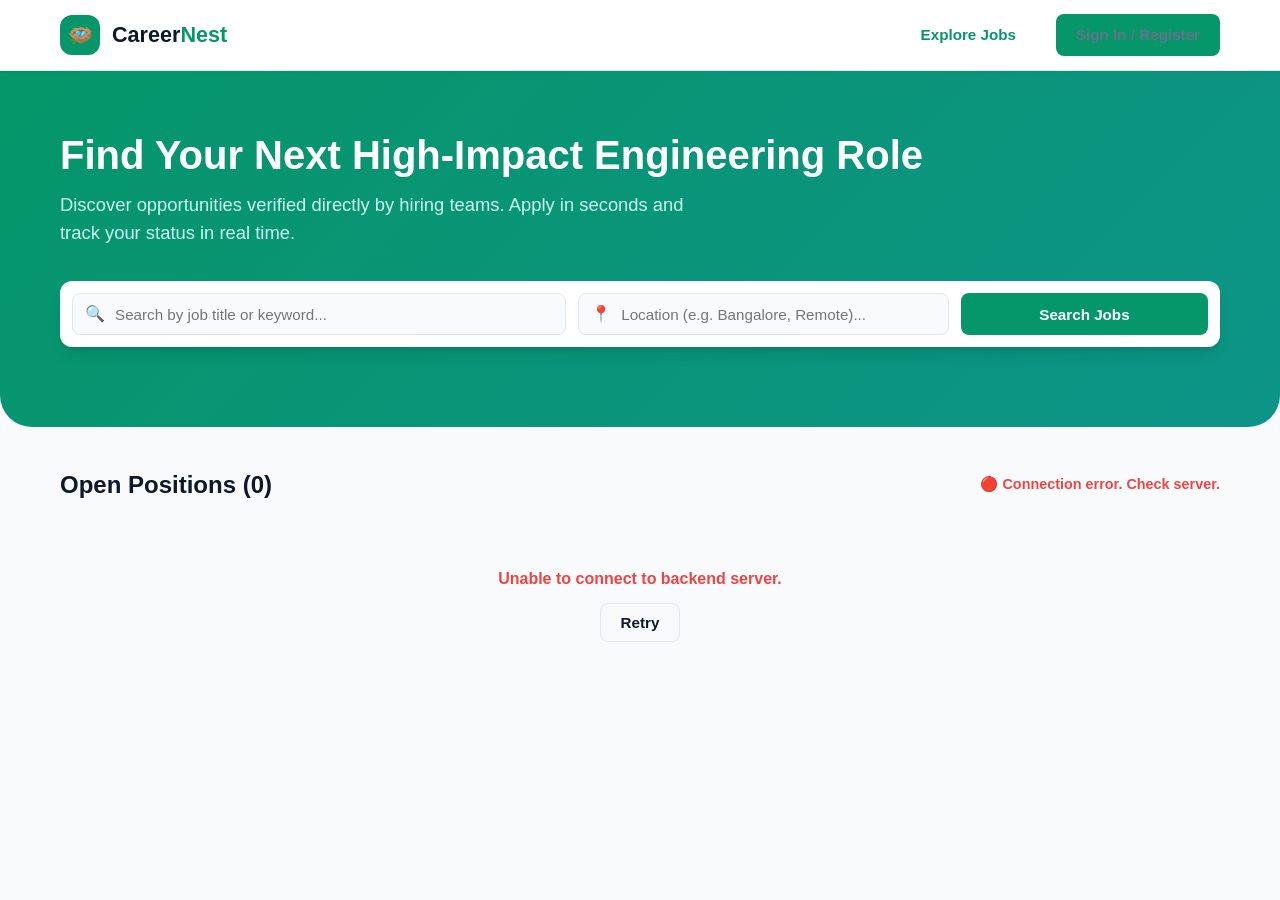
<file: careernest-frontend/index.html>
<!DOCTYPE html>
<html lang="en">
<head>
    <meta charset="UTF-8">
    <meta name="viewport" content="width=device-width, initial-scale=1.0">
    <title>CareerNest - Find Your Next Engineering Opportunity</title>
    <link rel="stylesheet" href="style.css">
</head>
<body>

<!-- Top Navigation -->
<header class="navbar">
    <div class="container nav-content">
        <a href="index.html" class="brand">
            <div class="brand-icon">🪺</div>
            <div>Career<span>Nest</span></div>
        </a>
        <nav class="nav-links" id="navLinks">
            <a href="index.html" class="active">Explore Jobs</a>
            <!-- Dynamic links populated by app.js based on role -->
            <span id="roleSpecificLinks"></span>
            <span id="authNavContainer">
          <a href="auth.html" id="authNavBtn" class="btn btn-primary">Sign In / Register</a>
        </span>
        </nav>
    </div>
</header>

<!-- Hero & Search Section -->
<section class="hero-section">
    <div class="container">
        <h1 class="hero-title">Find Your Next High-Impact Engineering Role</h1>
        <p class="hero-subtitle">Discover opportunities verified directly by hiring teams. Apply in seconds and track your status in real time.</p>

        <!-- Search Bar Form -->
        <form class="search-box" id="searchForm">
            <div class="input-group">
                <span>🔍</span>
                <input type="text" id="searchInput" placeholder="Search by job title or keyword..." aria-label="Search by job title or keyword">
            </div>
            <div class="input-group">
                <span>📍</span>
                <input type="text" id="locationInput" placeholder="Location (e.g. Bangalore, Remote)..." aria-label="Location">
            </div>
            <button type="submit" class="btn btn-primary">Search Jobs</button>
        </form>
    </div>
</section>

<!-- Main Content: Job Listings Grid -->
<main class="container">
    <div class="section-header">
        <h2 class="section-title">Open Positions (<span id="jobCount">0</span>)</h2>
        <span id="syncStatus" style="font-size: 0.9rem; font-weight: 600;">Connecting to Backend...</span>
    </div>

    <!-- Jobs are dynamically injected here by app.js -->
    <section class="jobs-grid" id="jobsContainer"></section>
</main>

<!-- Easy Apply Modal Popup -->
<div class="modal-overlay" id="applyModal">
    <div class="modal-card">
        <div class="modal-header">
            <div>
                <h3 style="font-size: 1.25rem; font-weight: 700;" id="modalJobTitle">Apply for Job</h3>
                <p style="color: var(--text-muted); font-size: 0.9rem;" id="modalCompanyName">Company Name</p>
            </div>
            <button class="close-btn" id="closeModalBtn" aria-label="Close dialog">&times;</button>
        </div>

        <form id="applyForm">
            <input type="hidden" id="applyJobId">
            <div class="form-group">
                <label for="applicantName">Full Name</label>
                <input type="text" id="applicantName" class="form-control" placeholder="e.g. Siva Prasad" required>
            </div>
            <div class="form-group">
                <label for="applicantEmail">Email Address</label>
                <input type="email" id="applicantEmail" class="form-control" placeholder="name@example.com" required>
            </div>
            <div class="form-group">
                <label for="applicantPhone">Phone Number (for Twilio SMS status alerts)</label>
                <input type="tel" id="applicantPhone" class="form-control" placeholder="+919876543210" required>
            </div>
            <div class="form-group">
                <label for="resumeLink">Resume Link (Google Drive / GitHub)</label>
                <input type="url" id="resumeLink" class="form-control" placeholder="https://drive.google.com/..." required>
            </div>
            <div style="display: flex; justify-content: flex-end; gap: 12px; margin-top: 24px;">
                <button type="button" class="btn btn-outline" id="cancelModalBtn">Cancel</button>
                <button type="submit" id="submitApplyBtn" class="btn btn-primary">Submit Application</button>
            </div>
        </form>
    </div>
</div>

<!-- "My Applications" Modal for Job Seekers -->
<div class="modal-overlay" id="myAppsModal">
    <div class="modal-card" style="max-width: 650px;">
        <div class="modal-header">
            <h3 style="font-size: 1.25rem; font-weight: 700;">My Job Applications</h3>
            <button class="close-btn" id="closeMyAppsBtn" aria-label="Close dialog">&times;</button>
        </div>
        <div id="myAppsContent" style="max-height: 400px; overflow-y: auto;">
            <p style="text-align: center; color: var(--text-muted); padding: 20px;">Loading your applications...</p>
        </div>
        <div style="display: flex; justify-content: flex-end; margin-top: 20px;">
            <button class="btn btn-outline" id="closeMyAppsBottomBtn">Close</button>
        </div>
    </div>
</div>

<!-- Central API Client & Page Logic -->
<script src="api.js"></script>
<script src="app.js"></script>

</body>
</html>
</file>
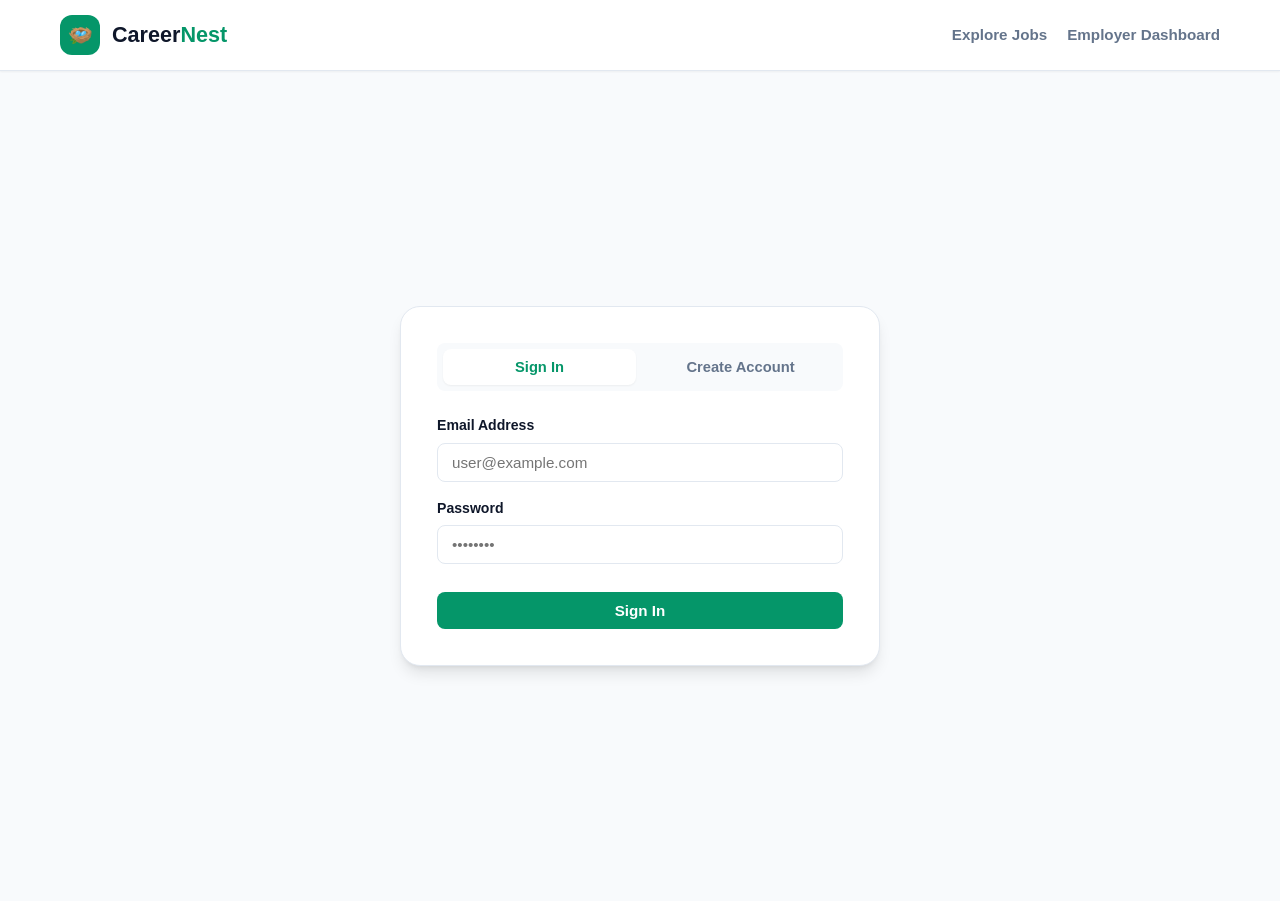
<file: careernest-frontend/auth.html>
<!DOCTYPE html>
<html lang="en">
<head>
    <meta charset="UTF-8">
    <meta name="viewport" content="width=device-width, initial-scale=1.0">
    <title>CareerNest - Authentication</title>
    <link rel="stylesheet" href="style.css">
    <style>
        .auth-wrapper {
            min-height: calc(100vh - 70px);
            display: flex;
            align-items: center;
            justify-content: center;
            padding: 40px 20px;
        }
        .auth-card {
            background: var(--bg-card);
            border: 1px solid var(--border-color);
            border-radius: var(--radius-lg);
            padding: 36px;
            max-width: 480px;
            width: 100%;
            box-shadow: var(--shadow-lg);
        }
        .auth-tabs {
            display: grid;
            grid-template-columns: 1fr 1fr;
            gap: 8px;
            background: var(--bg-page);
            padding: 6px;
            border-radius: var(--radius-sm);
            margin-bottom: 24px;
        }
        .tab-btn {
            padding: 10px;
            border: none;
            border-radius: var(--radius-sm);
            font-weight: 700;
            font-size: 0.92rem;
            cursor: pointer;
            background: transparent;
            color: var(--text-muted);
            transition: all 0.2s;
        }
        .tab-btn.active {
            background: white;
            color: var(--primary);
            box-shadow: var(--shadow-sm);
        }
        .role-toggle {
            display: grid;
            grid-template-columns: 1fr 1fr;
            gap: 8px;
            margin-bottom: 16px;
        }
        .role-option {
            border: 2px solid var(--border-color);
            padding: 12px;
            border-radius: var(--radius-sm);
            text-align: center;
            cursor: pointer;
            font-weight: 600;
            font-size: 0.9rem;
            transition: all 0.2s;
        }
        .role-option.selected {
            border-color: var(--primary);
            background-color: var(--primary-light);
            color: var(--primary-dark);
        }
        .alert-box {
            padding: 12px 16px;
            border-radius: var(--radius-sm);
            margin-bottom: 20px;
            font-size: 0.9rem;
            font-weight: 500;
            display: none;
        }
        .alert-error {
            background-color: var(--status-rejected-bg);
            color: var(--status-rejected-text);
            display: block;
        }
        .alert-success {
            background-color: var(--status-accepted-bg);
            color: var(--status-accepted-text);
            display: block;
        }
    </style>
</head>
<body>

<!-- Top Navigation -->
<header class="navbar">
    <div class="container nav-content">
        <a href="index.html" class="brand">
            <div class="brand-icon">🪺</div>
            <div>Career<span>Nest</span></div>
        </a>
        <nav class="nav-links">
            <a href="index.html">Explore Jobs</a>
            <a href="employer-dashboard.html">Employer Dashboard</a>
        </nav>
    </div>
</header>

<div class="auth-wrapper">
    <div class="auth-card">

        <!-- Tab Switcher: Sign In vs Register -->
        <div class="auth-tabs">
            <button type="button" class="tab-btn active" id="tabLoginBtn">Sign In</button>
            <button type="button" class="tab-btn" id="tabRegisterBtn">Create Account</button>
        </div>

        <!-- Feedback Banner -->
        <div id="authAlert" class="alert-box"></div>

        <!-- ========================================== -->
        <!-- 1. LOGIN FORM                              -->
        <!-- ========================================== -->
        <form id="loginForm">
            <div class="form-group">
                <label for="loginEmail">Email Address</label>
                <input type="email" id="loginEmail" class="form-control" placeholder="user@example.com" required>
            </div>
            <div class="form-group">
                <label for="loginPassword">Password</label>
                <input type="password" id="loginPassword" class="form-control" placeholder="••••••••" required>
            </div>
            <button type="submit" id="loginSubmitBtn" class="btn btn-primary" style="width: 100%; margin-top: 12px;">
                Sign In
            </button>
        </form>

        <!-- ========================================== -->
        <!-- 2. REGISTER FORM                           -->
        <!-- ========================================== -->
        <form id="registerForm" style="display: none;">

            <label style="display: block; font-size: 0.88rem; font-weight: 600; margin-bottom: 8px;">Select Your Account Type</label>
            <div class="role-toggle">
                <div class="role-option selected" id="roleSeeker" onclick="selectRole('JOB_SEEKER')">
                    🔍 Job Seeker
                </div>
                <div class="role-option" id="roleEmployer" onclick="selectRole('EMPLOYER')">
                    🏢 Employer
                </div>
            </div>

            <div class="form-group">
                <label for="regFullName">Full Name</label>
                <input type="text" id="regFullName" class="form-control" placeholder="e.g. Siva Prasad" required>
            </div>
            <div class="form-group">
                <label for="regEmail">Email Address</label>
                <input type="email" id="regEmail" class="form-control" placeholder="siva@example.com" required>
            </div>
            <div class="form-group">
                <label for="regPhone">Mobile Phone (Format: +919876543210)</label>
                <input type="tel" id="regPhone" class="form-control" placeholder="+919876543210" pattern="^\+?[1-9]\d{9,14}$" required>
            </div>
            <div class="form-group">
                <label for="regPassword">Password (Min 6 characters)</label>
                <input type="password" id="regPassword" class="form-control" placeholder="••••••••" minlength="6" required>
            </div>
            <button type="submit" id="regSubmitBtn" class="btn btn-primary" style="width: 100%; margin-top: 12px;">
                Create CareerNest Account
            </button>
        </form>

    </div>
</div>

<!-- Central API Client & Auth Logic -->
<script src="api.js"></script>
<script src="auth.js"></script>

</body>
</html>
</file>
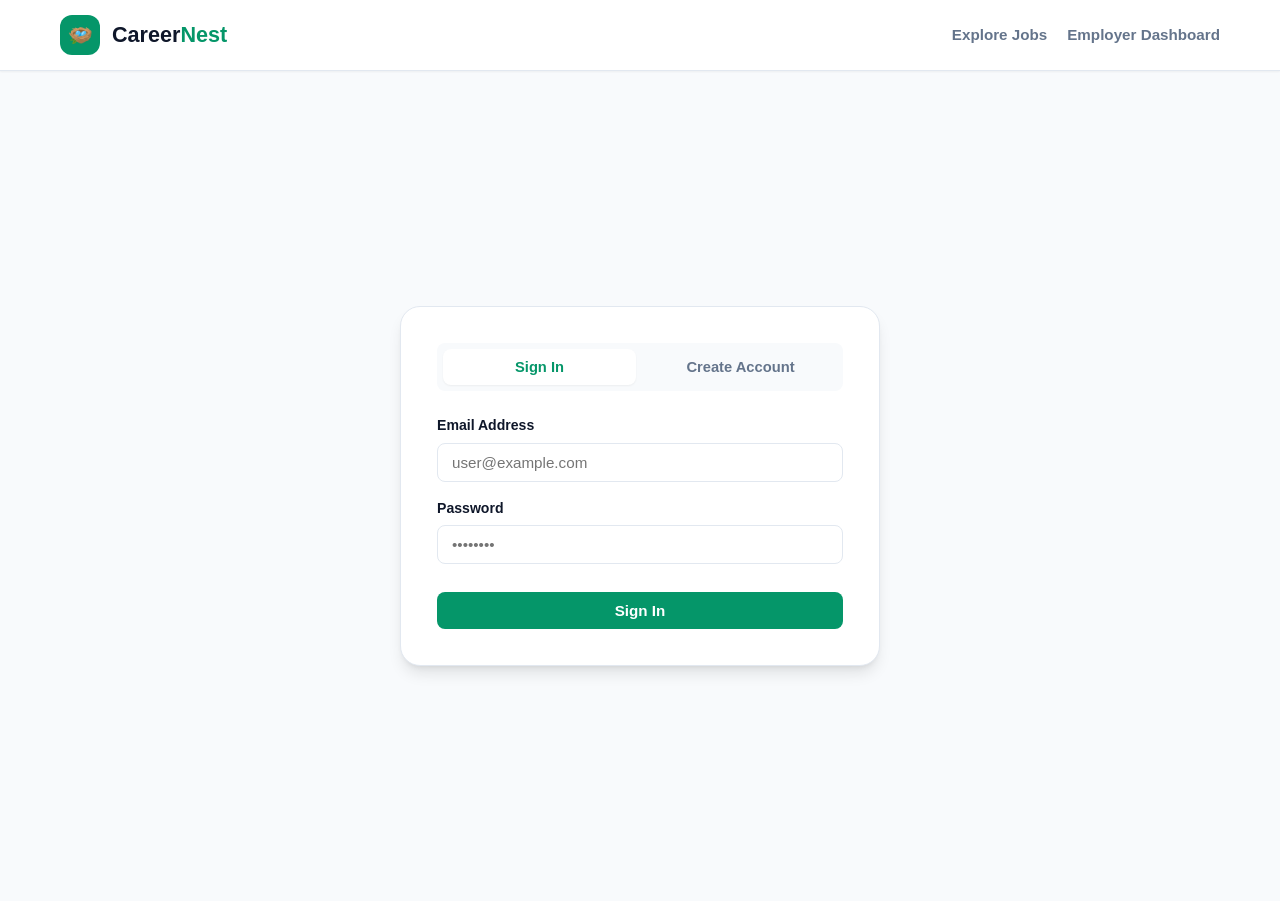
<file: careernest-frontend/employer-dashboard.html>
<!DOCTYPE html>
<html lang="en">
<head>
    <meta charset="UTF-8">
    <meta name="viewport" content="width=device-width, initial-scale=1.0">
    <title>CareerNest - Employer Dashboard</title>
    <link rel="stylesheet" href="style.css">
    <style>
        .stats-grid {
            display: grid;
            grid-template-columns: repeat(auto-fit, minmax(220px, 1fr));
            gap: 20px;
            margin-bottom: 35px;
        }
        .stat-card {
            background: var(--bg-card);
            border: 1px solid var(--border-color);
            border-radius: var(--radius-md);
            padding: 24px;
            box-shadow: var(--shadow-sm);
        }
        .stat-number {
            font-size: 2rem;
            font-weight: 800;
            color: var(--primary);
            margin-top: 8px;
        }
        .table-container {
            background: var(--bg-card);
            border: 1px solid var(--border-color);
            border-radius: var(--radius-md);
            overflow-x: auto;
            box-shadow: var(--shadow-sm);
            margin-bottom: 40px;
        }
        table {
            width: 100%;
            border-collapse: collapse;
            text-align: left;
        }
        th, td {
            padding: 16px 20px;
            border-bottom: 1px solid var(--border-color);
            font-size: 0.95rem;
        }
        th {
            background: var(--bg-page);
            font-weight: 700;
            color: var(--text-muted);
            font-size: 0.82rem;
            text-transform: uppercase;
            letter-spacing: 0.05em;
        }
        .status-select {
            padding: 6px 12px;
            border-radius: var(--radius-sm);
            border: 1px solid var(--border-color);
            font-weight: 600;
            font-size: 0.88rem;
        }
    </style>
</head>
<body>

<!-- Top Navigation -->
<header class="navbar">
    <div class="container nav-content">
        <a href="index.html" class="brand">
            <div class="brand-icon">🪺</div>
            <div>Career<span>Nest</span></div>
        </a>
        <nav class="nav-links">
            <a href="index.html">Explore Jobs</a>
            <a href="employer-dashboard.html" class="active">Employer Dashboard</a>
            <span id="navEmployerName" style="font-weight: 600; font-size: 0.9rem; color: var(--primary);"></span>
            <button onclick="API.logout()" class="btn btn-outline" style="padding: 6px 14px; font-size: 0.85rem;">Sign Out</button>
        </nav>
    </div>
</header>

<main class="container" style="padding-top: 40px; padding-bottom: 60px;">

    <!-- Dashboard Header -->
    <div class="section-header">
        <div>
            <h1 class="section-title">Employer Hiring Command Center</h1>
            <p style="color: var(--text-muted); font-size: 0.95rem;">Manage your job postings and review incoming candidate applications.</p>
        </div>
        <button class="btn btn-primary" id="openPostJobBtn">+ Post New Job</button>
    </div>

    <!-- KPI Metric Cards -->
    <div class="stats-grid">
        <div class="stat-card">
            <div style="color: var(--text-muted); font-size: 0.9rem; font-weight: 600;">Active Job Postings</div>
            <div class="stat-number" id="kpiJobCount">0</div>
        </div>
        <div class="stat-card">
            <div style="color: var(--text-muted); font-size: 0.9rem; font-weight: 600;">Total Applicants</div>
            <div class="stat-number" id="kpiApplicantCount">0</div>
        </div>
        <div class="stat-card">
            <div style="color: var(--text-muted); font-size: 0.9rem; font-weight: 600;">Offers Accepted</div>
            <div class="stat-number" id="kpiAcceptedCount">0</div>
        </div>
    </div>

    <!-- Candidate Review Table -->
    <div class="section-header">
        <h2 style="font-size: 1.25rem; font-weight: 700;">Candidate Applications</h2>
        <span style="color: var(--primary); font-size: 0.85rem; font-weight: 600;">⚡ Changing status dispatches Twilio SMS</span>
    </div>

    <div class="table-container">
        <table>
            <thead>
            <tr>
                <th>Application ID</th>
                <th>Applied Position</th>
                <th>Resume</th>
                <th>Current Status</th>
                <th>Action</th>
            </tr>
            </thead>
            <tbody id="applicantTableBody">
            <tr>
                <td colspan="5" style="text-align: center; color: var(--text-muted); padding: 30px;">
                    Loading applications from MongoDB Atlas...
                </td>
            </tr>
            </tbody>
        </table>
    </div>

    <!-- Active Job Listings Table -->
    <div class="section-header">
        <h2 style="font-size: 1.25rem; font-weight: 700;">My Active Job Postings</h2>
    </div>

    <div class="table-container">
        <table>
            <thead>
            <tr>
                <th>Job Title</th>
                <th>Company</th>
                <th>Location</th>
                <th>Salary Band</th>
                <th>Deadline</th>
                <th>Type</th>
                <th>Action</th>
            </tr>
            </thead>
            <tbody id="jobsTableBody">
            <tr>
                <td colspan="7" style="text-align: center; color: var(--text-muted); padding: 30px;">
                    Loading job postings...
                </td>
            </tr>
            </tbody>
        </table>
    </div>

</main>

<!-- Post New Job Modal -->
<div class="modal-overlay" id="postJobModal">
    <div class="modal-card">
        <div class="modal-header">
            <h3 style="font-size: 1.25rem; font-weight: 700;">Post a New Engineering Role</h3>
            <button class="close-btn" id="closePostJobBtn" aria-label="Close dialog">&times;</button>
        </div>

        <form id="postJobForm">
            <div class="form-group">
                <label for="newJobTitle">Job Title</label>
                <input type="text" id="newJobTitle" class="form-control" placeholder="e.g. Senior Backend Engineer" minlength="3" required>
            </div>
            <div class="form-group">
                <label for="newCompanyName">Company Name</label>
                <input type="text" id="newCompanyName" class="form-control" placeholder="e.g. Netflix, Amazon, Startup" required>
            </div>
            <div class="form-group">
                <label for="newLocation">Location</label>
                <input type="text" id="newLocation" class="form-control" placeholder="e.g. Remote, Bangalore, Hyderabad" required>
            </div>
            <div class="form-group">
                <label for="newSalary">Salary Details</label>
                <input type="text" id="newSalary" class="form-control" placeholder="e.g. 25-35 LPA" required>
            </div>
            <div class="form-group">
                <label for="newJobType">Job Type</label>
                <select id="newJobType" class="form-control" required>
                    <option value="FULL_TIME">FULL_TIME</option>
                    <option value="REMOTE">REMOTE</option>
                    <option value="CONTRACT">CONTRACT</option>
                    <option value="INTERNSHIP">INTERNSHIP</option>
                </select>
            </div>
            <div class="form-group">
                <label for="newDeadline">Application Deadline</label>
                <input type="date" id="newDeadline" class="form-control" required>
            </div>
            <div class="form-group">
                <label for="newDescription">Job Description</label>
                <textarea id="newDescription" class="form-control" rows="3" placeholder="Describe role requirements, tech stack, and responsibilities..." minlength="10" required></textarea>
            </div>
            <div style="display: flex; justify-content: flex-end; gap: 12px; margin-top: 24px;">
                <button type="button" class="btn btn-outline" id="cancelPostJobBtn">Cancel</button>
                <button type="submit" id="submitPostJobBtn" class="btn btn-primary">Publish to MongoDB Atlas</button>
            </div>
        </form>
    </div>
</div>

<!-- Scripts -->
<script src="api.js"></script>
<script src="dashboard.js"></script>

</body>
</html>
</file>
<file: careernest-frontend/style.css>
/* ==========================================================================
   CAREERNEST GLOBAL DESIGN SYSTEM (style.css)
   Clean CSS3 variables, Flexbox, CSS Grid & Responsive Typography
   ========================================================================== */

:root {
    /* Brand Palette */
    --primary: #059669;        /* Emerald 600 */
    --primary-hover: #047857;  /* Emerald 700 */
    --primary-light: #d1fae5;  /* Emerald 100 */
    --primary-dark: #064e3b;   /* Emerald 900 */

    /* Neutral Slate Palette */
    --bg-page: #f8fafc;        /* Slate 50 */
    --bg-card: #ffffff;
    --text-main: #0f172a;      /* Slate 900 */
    --text-muted: #64748b;     /* Slate 500 */
    --border-color: #e2e8f0;   /* Slate 200 */

    /* Status Colors */
    --status-pending-bg: #fef3c7;
    --status-pending-text: #92400e;
    --status-accepted-bg: #dcfce7;
    --status-accepted-text: #166534;
    --status-rejected-bg: #fee2e2;
    --status-rejected-text: #991b1b;

    /* Shadows & Radius */
    --radius-sm: 8px;
    --radius-md: 12px;
    --radius-lg: 20px;
    --shadow-sm: 0 1px 2px 0 rgba(0, 0, 0, 0.05);
    --shadow-md: 0 4px 6px -1px rgba(0, 0, 0, 0.1), 0 2px 4px -2px rgba(0, 0, 0, 0.1);
    --shadow-lg: 0 10px 15px -3px rgba(0, 0, 0, 0.1), 0 4px 6px -4px rgba(0, 0, 0, 0.1);
}

/* Base Reset */
* {
    margin: 0;
    padding: 0;
    box-sizing: border-box;
}

body {
    font-family: -apple-system, BlinkMacSystemFont, "Segoe UI", Roboto, "Helvetica Neue", Arial, sans-serif;
    background-color: var(--bg-page);
    color: var(--text-main);
    line-height: 1.5;
    min-height: 100vh;
    display: flex;
    flex-direction: column;
}

/* Container */
.container {
    width: 100%;
    max-width: 1200px;
    margin: 0 auto;
    padding: 0 20px;
}

/* ==========================================================================
   NAVIGATION BAR
   ========================================================================== */
.navbar {
    background: var(--bg-card);
    border-bottom: 1px solid var(--border-color);
    position: sticky;
    top: 0;
    z-index: 100;
    box-shadow: var(--shadow-sm);
}

.nav-content {
    display: flex;
    justify-content: space-between;
    align-items: center;
    height: 70px;
}

.brand {
    display: flex;
    align-items: center;
    gap: 12px;
    text-decoration: none;
    font-size: 1.35rem;
    font-weight: 800;
    color: var(--text-main);
}

.brand-icon {
    background: var(--primary);
    color: white;
    width: 40px;
    height: 40px;
    border-radius: var(--radius-md);
    display: flex;
    align-items: center;
    justify-content: center;
    font-size: 1.25rem;
}

.brand span {
    color: var(--primary);
}

.nav-links {
    display: flex;
    align-items: center;
    gap: 20px;
}

.nav-links a {
    text-decoration: none;
    color: var(--text-muted);
    font-weight: 600;
    font-size: 0.95rem;
    transition: color 0.2s;
}

.nav-links a:hover,
.nav-links a.active {
    color: var(--primary);
}

/* ==========================================================================
   BUTTONS
   ========================================================================== */
.btn {
    display: inline-flex;
    align-items: center;
    justify-content: center;
    gap: 8px;
    padding: 10px 20px;
    font-size: 0.95rem;
    font-weight: 600;
    border-radius: var(--radius-sm);
    border: none;
    cursor: pointer;
    text-decoration: none;
    transition: all 0.2s ease-in-out;
}

.btn-primary {
    background-color: var(--primary);
    color: white;
}

.btn-primary:hover {
    background-color: var(--primary-hover);
    transform: translateY(-1px);
    box-shadow: var(--shadow-md);
}

.btn-outline {
    background-color: transparent;
    color: var(--text-main);
    border: 1px solid var(--border-color);
}

.btn-outline:hover {
    background-color: var(--bg-page);
    border-color: var(--text-muted);
}

/* ==========================================================================
   HERO SEARCH SECTION
   ========================================================================== */
.hero-section {
    background: linear-gradient(135deg, #059669 0%, #0d9488 100%);
    color: white;
    padding: 60px 0 80px 0;
    border-radius: 0 0 32px 32px;
    margin-bottom: 40px;
}

.hero-title {
    font-size: 2.5rem;
    font-weight: 800;
    line-height: 1.2;
    margin-bottom: 12px;
}

.hero-subtitle {
    font-size: 1.15rem;
    color: #ccfbf1;
    margin-bottom: 35px;
    max-width: 650px;
}

.search-box {
    background: white;
    border-radius: var(--radius-md);
    padding: 12px;
    display: grid;
    grid-template-columns: 2fr 1.5fr 1fr;
    gap: 12px;
    box-shadow: var(--shadow-lg);
}

.input-group {
    display: flex;
    align-items: center;
    gap: 10px;
    padding: 8px 12px;
    background: var(--bg-page);
    border-radius: var(--radius-sm);
    border: 1px solid var(--border-color);
}

.input-group input,
.input-group select {
    width: 100%;
    border: none;
    background: transparent;
    outline: none;
    font-size: 0.95rem;
    color: var(--text-main);
}

/* ==========================================================================
   JOB LISTINGS GRID & CARDS
   ========================================================================== */
.section-header {
    display: flex;
    justify-content: space-between;
    align-items: center;
    margin-bottom: 24px;
}

.section-title {
    font-size: 1.5rem;
    font-weight: 700;
    color: var(--text-main);
}

.jobs-grid {
    display: grid;
    grid-template-columns: repeat(auto-fill, minmax(350px, 1fr));
    gap: 24px;
    margin-bottom: 60px;
}

.job-card {
    background: var(--bg-card);
    border: 1px solid var(--border-color);
    border-radius: var(--radius-md);
    padding: 24px;
    display: flex;
    flex-direction: column;
    transition: transform 0.2s, box-shadow 0.2s;
    box-shadow: var(--shadow-sm);
}

.job-card:hover {
    transform: translateY(-4px);
    box-shadow: var(--shadow-lg);
    border-color: var(--primary);
}

.job-card-header {
    display: flex;
    justify-content: space-between;
    align-items: flex-start;
    margin-bottom: 12px;
}

.company-name {
    font-size: 0.9rem;
    font-weight: 600;
    color: var(--primary);
    text-transform: uppercase;
    letter-spacing: 0.05em;
}

.job-title {
    font-size: 1.25rem;
    font-weight: 700;
    color: var(--text-main);
    margin-top: 4px;
}

.job-badge {
    font-size: 0.75rem;
    font-weight: 700;
    padding: 4px 10px;
    border-radius: 20px;
    background: var(--primary-light);
    color: var(--primary-dark);
}

.job-description {
    color: var(--text-muted);
    font-size: 0.92rem;
    margin-bottom: 20px;
    flex: 1;
}

.job-meta {
    display: flex;
    flex-wrap: wrap;
    gap: 16px;
    font-size: 0.88rem;
    color: var(--text-muted);
    border-top: 1px solid var(--border-color);
    padding-top: 16px;
    margin-bottom: 16px;
}

.job-meta-item {
    display: flex;
    align-items: center;
    gap: 6px;
}

.job-card-footer {
    display: flex;
    justify-content: space-between;
    align-items: center;
}

.salary-tag {
    font-size: 1.1rem;
    font-weight: 700;
    color: var(--text-main);
}

/* ==========================================================================
   MODAL DIALOG (EASY APPLY)
   ========================================================================== */
.modal-overlay {
    display: none;
    position: fixed;
    inset: 0;
    background: rgba(15, 23, 42, 0.6);
    backdrop-filter: blur(4px);
    z-index: 200;
    align-items: center;
    justify-content: center;
}

.modal-overlay.active {
    display: flex;
}

.modal-card {
    background: white;
    width: 100%;
    max-width: 500px;
    border-radius: var(--radius-lg);
    padding: 32px;
    box-shadow: var(--shadow-lg);
    position: relative;
}

.modal-header {
    display: flex;
    justify-content: space-between;
    align-items: center;
    margin-bottom: 20px;
}

.close-btn {
    background: none;
    border: none;
    font-size: 1.5rem;
    cursor: pointer;
    color: var(--text-muted);
}

.form-group {
    margin-bottom: 16px;
}

.form-group label {
    display: block;
    font-size: 0.88rem;
    font-weight: 600;
    margin-bottom: 6px;
    color: var(--text-main);
}

.form-control {
    width: 100%;
    padding: 10px 14px;
    border-radius: var(--radius-sm);
    border: 1px solid var(--border-color);
    font-size: 0.95rem;
    outline: none;
}

.form-control:focus {
    border-color: var(--primary);
    box-shadow: 0 0 0 3px rgba(5, 150, 105, 0.15);
}

/* Responsive adjustments */
@media (max-width: 768px) {
    .search-box {
        grid-template-columns: 1fr;
    }
    .jobs-grid {
        grid-template-columns: 1fr;
    }
}
</file>
